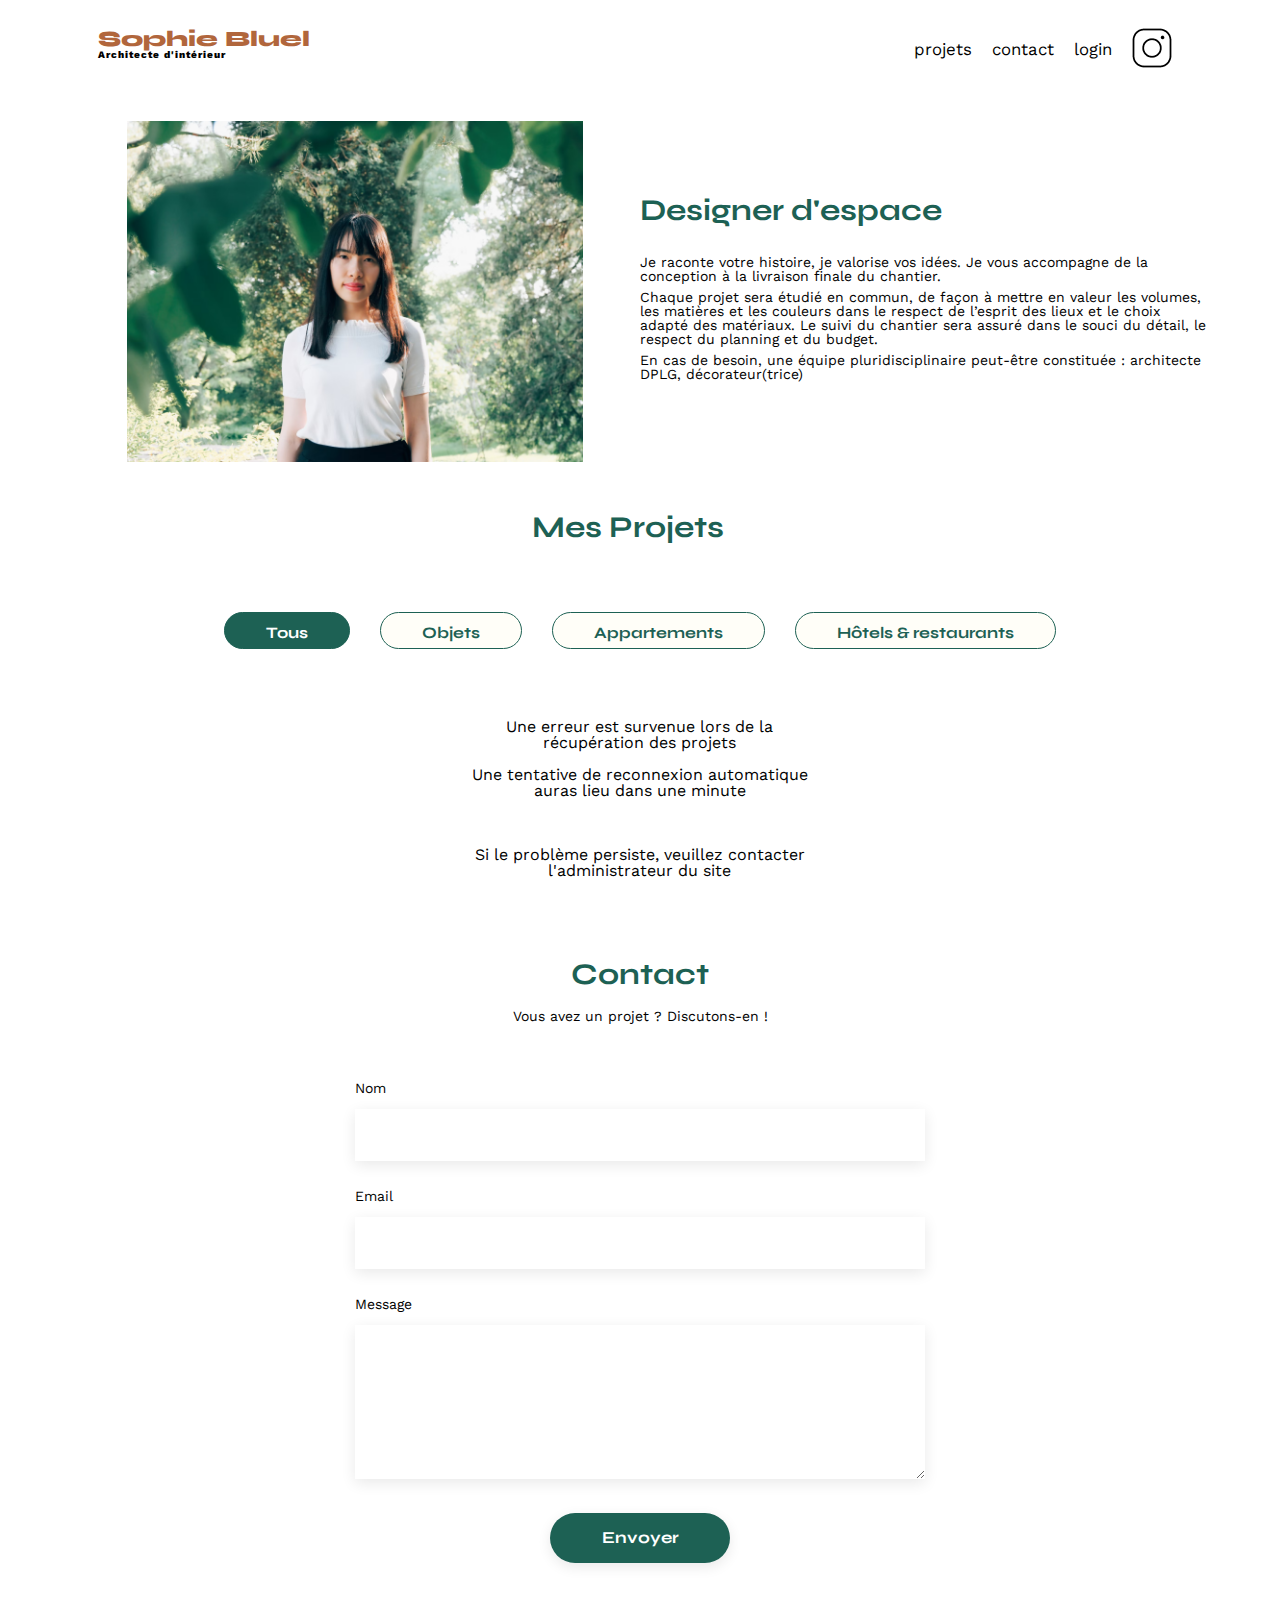
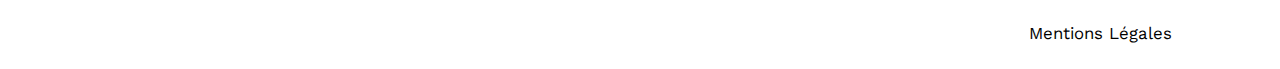
<file: FrontEnd/index.html>
<!DOCTYPE html>
<html lang="fr">

<head>
	<meta charset="UTF-8">
	<title>Sophie Bluel - Architecte d'intérieur</title>
	<meta name="viewport" content="width=device-width, initial-scale=1.0">
	<link rel="preconnect" href="https://fonts.googleapis.com">
	<link rel="preconnect" href="https://fonts.gstatic.com" crossorigin>
	<link href="https://fonts.googleapis.com/css2?family=Syne:wght@700;800&family=Work+Sans&display=swap"
		rel="stylesheet">
	<meta name="description" content="">
	<script type="module" src="../FrontEnd/assets/js/index.js"></script> 
	<link rel="stylesheet" href="./assets/style.css">
</head>

<aside class=" admin__rod admin__modifer" aria-hidden="true" style=" display: none;">
	<div class=" admin__modifer">

		<i class=" fa-solid fa-pen-to-square"></i>
		<p>Mode édition</p>
	</div>
	<a href="./page/login.html">
	</a>
	<button>Publier les changements</button>
	</a>

</aside>

<aside id="modale" class=" modale" aria-hidden="true" style=" display: none;">
	<div class="modale-wrapper js-modale-stop">
		<a href="" class="js-modale-close">
			<i class="fa-solid fa-xmark"></i>
		</a>

		<h2>Galerie photo</h2>

		<div class=" js-admin-projets">
		</div>

	</div>
	<a href="#modaleProjet" class="js-modale-projet">Ajouter un projet</a>
	<a class="btn-clear-admin" href="#">Supprimer la galerie</a>
	</div>

</aside>
<aside id="modaleProjet" class=" modale-projet" aria-hidden=" true" style=" display: none;">

	<div class=" modale-wrapper js-modale-stop">
		<div class="modale-projet-logo">
			<a href="" class=" js-modale-return">
				<i class=" fa-solid fa-arrow-left"></i>
			</a>
			<a href="" class="js-modale-close">
				<i class="fa-solid fa-xmark"></i>
			</a>
		</div>
		<h2>Ajout d'un projet</h2>
		<form class="modale-projet-form" action="" enctype="multipart/form-data">
			<div class="form-group-photo">
				<i class="fa-regular fa-image"></i>
				<label for="photo">+ Ajouter une photo</label>
				<input type="file" name="photo" id="photo" class="js-image">

			</div>
			<div class=" form-group-title">
				<label for="titre">Titre</label>
				<input class=" js-title" type="text" name="titre" id="titre">
			</div>


			<div class="form-group-id">
				<label for="categorie">Catégorie</label>
				<select name="categorie" id="categorie" class="js-categoryId">
					<option value=" 1">Objets</option>
					<option value=" 2">Appartements</option>
					<option value=" 3">Hôtels & restaurants</option>
				</select>
			</div>



			<input type="submit" class="js-add-work" value="Ajouter le projet">

		</form>
	</div>
</aside>

<body>
	<header>
		<h1>Sophie Bluel <span>Architecte d'intérieur</span></h1>
		<nav>
			<ul>
				<a href="#portfolio">
					<li>projets</li>
				</a>
				<a href="#contact">
					<li>contact</li>
				</a>
				<a href="./page/login.html">
					<li class="js-alredy-logged">login</li>
				</a>
				<a href="instagram.com" target="_blank">
					<li><img src=" ./assets/icons/instagram.png" alt="Instagram"></li>
				</a>
			</ul>
		</nav>
	</header>
	<main>
		<section id="introduction">
			<figure>
				<img src="./assets/images/sophie-bluel.png" alt="">
				<div class="admin__modifer" style="display: none;">
					<i class="fa-solid fa-pen-to-square"></i>
					<a href="#modale" class="js-modale">Modifier</a>
				</div>
			</figure>
			<article>
				<div class="admin__modifer" style="display: none;">
					<i class="fa-solid fa-pen-to-square"></i>
					<a href="#modale" class="js-modale">Modifier</a>
				</div>
				<h2>Designer d'espace</h2>
				<p>Je raconte votre histoire, je valorise vos idées. Je vous accompagne de la conception à la livraison
					finale du chantier.</p>
				<p>Chaque projet sera étudié en commun, de façon à mettre en valeur les volumes, les matières et les
					couleurs dans le respect de l’esprit des lieux et le choix adapté des matériaux. Le suivi du
					chantier sera assuré dans le souci du détail, le respect du planning et du budget.</p>
				<p>En cas de besoin, une équipe pluridisciplinaire peut-être constituée : architecte DPLG,
					décorateur(trice)</p>
			</article>
		</section>
		<section id="portfolio">
			<div class="portfolio-title">
				<h2>Mes Projets</h2>
				<div class="admin__modifer" aria-hidden="true" style="display: none;">
					<i class="fa-solid fa-pen-to-square"></i>
					<a href="#modale" class="js-modale">Modifier</a>
				</div>
			</div>
			<div class="filters">
				<button class="filter__btn filter__btn-id-null filter__btn--active">Tous</button>
				<button class="filter__btn filter__btn-id-1">Objets</button>
				<button class="filter__btn filter__btn-id-2">Appartements</button>
				<button class="filter__btn filter__btn-id-3">Hôtels & restaurants</button>
			</div>
			<div class="gallery">
				<!-- Générer dynamiquement -->
			</div>
		</section>

		<section id="contact">
			<h2>Contact</h2>
			<p>Vous avez un projet ? Discutons-en !</p>
			<form action="#" method="post">
				<label for="name">Nom</label>
				<input type="text" name="name" id="name">
				<label for="email">Email</label>
				<input type="email" name="email" id="email">
				<label for="message">Message</label>
				<textarea name="message" id="message" cols="30" rows="10"></textarea>
				<input type="submit" value="Envoyer">
			</form>
		</section>
	</main>

	<footer>
		<nav>
			<ul>
				<li>Mentions Légales</li>
			</ul>
		</nav>
	</footer>
</body>

</html>
</file>
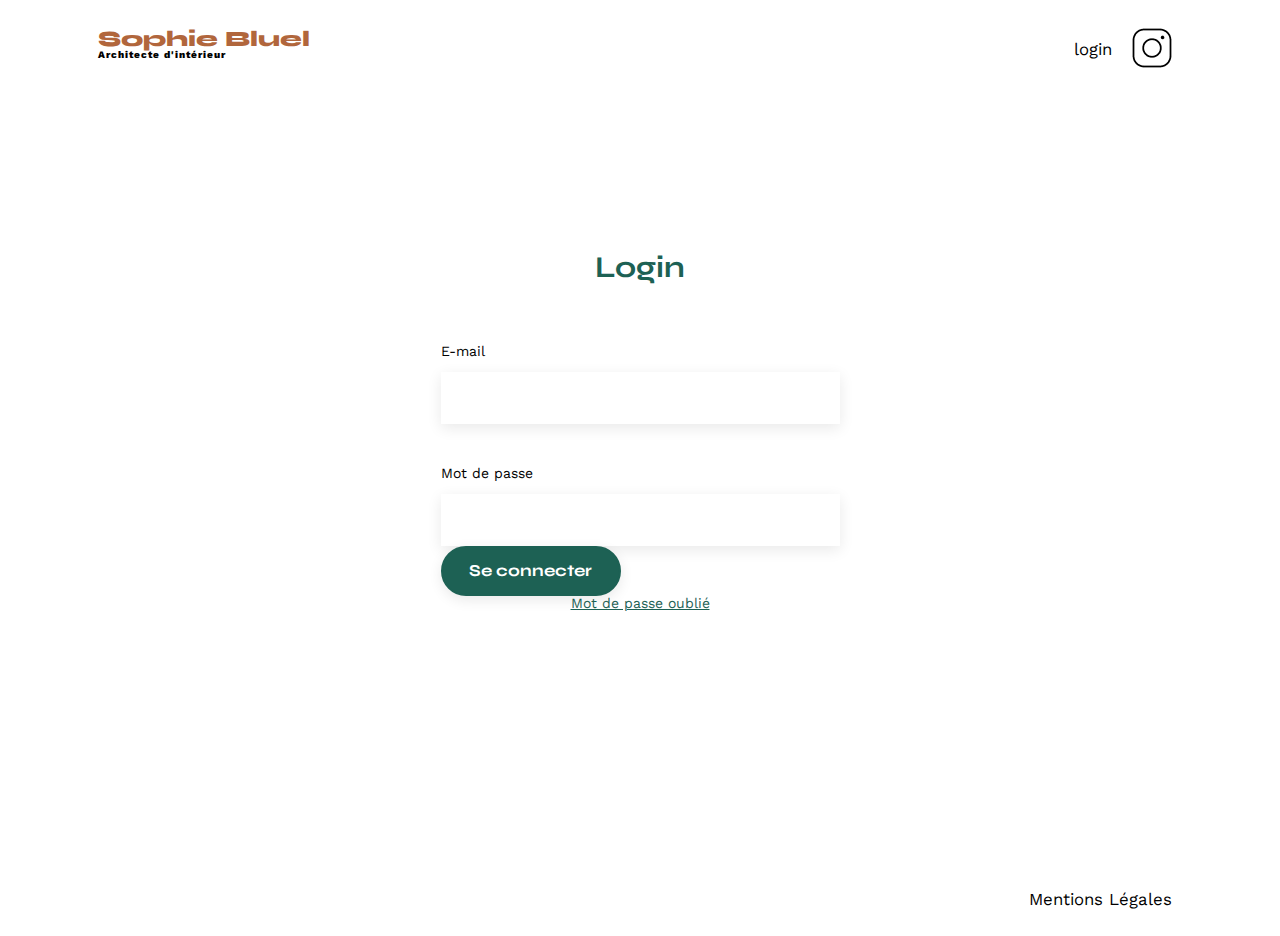
<file: FrontEnd/page/login.html>
<!DOCTYPE html>
<html lang="fr">
<head>
	<meta charset="UTF-8">
	<title>Sophie Bluel - Architecte d'intérieur</title>
	<meta name="viewport" content="width=device-width, initial-scale=1.0">
	<link rel="preconnect" href="https://fonts.googleapis.com">
	<link rel="preconnect" href="https://fonts.gstatic.com" crossorigin>
	<link href="https://fonts.googleapis.com/css2?family=Syne:wght@700;800&family=Work+Sans&display=swap" rel="stylesheet">
	<meta name="description" content="">
	<link rel="stylesheet" href="../assets/style.css">
	<script type="module" src="../assets/js/login.js"></script>
</head>
<body>
<header>
	<a href="../index.html">
	<h1>Sophie Bluel <span>Architecte d'intérieur</span></h1>
	</a>
	<nav>
		<ul>
			<a href="../index.html">
			<li>login</li>
		</a>
			<li><img src="../assets/icons/instagram.png" alt="Instagram"></li>
		</ul>
	</nav>
</header>
<main >
	<section class="login">
        <h2>Login</h2>
		<div class="alredyLogged__error">
		</div>
        <form action="" method="" class="login__form" onsubmit="return false">
            <label for="email">E-mail</label>
            <input type="email" name="email" id="email" required>
            <div class="loginEmail__error">
            </div>
            <label for="password">Mot de passe</label>
            <input type="password" name="password" id="password" required>
            <div class="loginMdp__error">
            </div>
            <input type="submit" value="Se connecter" id="submit">
        </form>
        <a href="">Mot de passe oublié</a>
    </section>




	
</main>

<footer>
	<nav>
		<ul>
			<li>Mentions Légales</li>
		</ul>
	</nav>
</footer>

</body>
</html>
</file>
<file: FrontEnd/assets/style.css>
/* http://meyerweb.com/eric/tools/css/reset/
   v2.0 | 20110126
   License: none (public domain)
*/

html, body, div, span, applet, object, iframe,
h1, h2, h3, h4, h5, h6, p, blockquote, pre,
a, abbr, acronym, address, big, cite, code,
del, dfn, em, img, ins, kbd, q, s, samp,
small, strike, strong, sub, sup, tt, var,
b, u, i, center,
dl, dt, dd, ol, ul, li,
fieldset, form, label, legend,
table, caption, tbody, tfoot, thead, tr, th, td,
article, aside, canvas, details, embed,
figure, figcaption, footer, header, hgroup,
menu, nav, output, ruby, section, summary,
time, mark, audio, video {
	margin: 0;
	padding: 0;
	border: 0;
	font-size: 100%;
	font: inherit;
	vertical-align: baseline;
	color: black;
    text-decoration: none;
}
/* HTML5 display-role reset for older browsers */
article, aside, details, figcaption, figure,
footer, header, hgroup, menu, nav, section {
	display: block;
}
body {
	line-height: 1;
}
ol, ul {
	list-style: none;
}
blockquote, q {
	quotes: none;
}
blockquote:before, blockquote:after,
q:before, q:after {
	content: '';
	content: none;
}
table {
	border-collapse: collapse;
	border-spacing: 0;
}
/** end reset css**/
body {
	max-width: 1140px;
	margin:auto;
	font-family: 'Work Sans' ;
	font-size: 14px;
}
header {
	display: flex;
	justify-content: space-between;
	margin: 50px 0
}
section {
	margin: 50px 0
}

h1{
	display: flex;
	flex-direction: column;
	font-family: 'Syne';
	font-size: 22px;
	font-weight: 800;
	color: #B1663C
}

h1 > span {
	font-family: 'Work Sans';
	font-size:10px;
	letter-spacing: 0.1em;
;
}

h2{
	font-family: 'Syne';
	font-weight: 700;
	font-size: 30px;
	color: #1D6154
}

nav ul {
	display: flex;
	align-items: center;
	list-style-type: none;

}
nav li {
	padding: 0 10px;
	font-size: 1.2em;
}

li:hover {
	color: #B1663C;
}
#introduction {
	display: flex;
	align-items: center;
}
#introduction figure {
	flex: 1
}
#introduction img {
	display: block;
	margin: auto;
	width: 80%;
}

#introduction article {
	flex: 1
}
#introduction h2 {
	margin-bottom: 1em;
}

#introduction p {
	margin-bottom: 0.5em;
}
#portfolio h2 {
	text-align: center;
	margin-bottom: 1em;
}
.gallery {
	width: 100%;
	display: grid;
	grid-template-columns: 1fr 1fr 1fr;
	grid-column-gap: 20px;
	grid-row-gap: 20px;
}

.gallery img {
	width: 100%;
	height: 92.5%;
	-o-object-fit: cover;
	object-fit: cover;

}
#contact {
	width: 50%;
margin: auto;
}
#contact > * {
	text-align: center;

}
#contact h2{
	margin-bottom: 20px;
}
#contact form {
	text-align: left;
	margin-top:30px;
	display: flex;
	flex-direction: column;
}

#contact input {
	height: 50px;
	font-size: 1.2em;
	border: none;
	box-shadow: 0px 4px 14px rgba(0, 0, 0, 0.09);
}
#contact label {
	margin: 2em 0 1em 0;
}
#contact textarea {
	border: none;
	box-shadow: 0px 4px 14px rgba(0, 0, 0, 0.09);
}

#contact input[type="submit"]{
	font-family: 'Syne';
	font-weight: 700;
	color: white;
	background-color: #1D6154;
	margin : 2em auto ;
	width: 180px;
	text-align: center;
	border-radius: 60px ;
}


.portfolio-title h2{
	margin: 0 25px 0 0;
}
figure .admin__modifer{
	margin: 5px 0 0 57px;
}
article .admin__modifer{
	margin: 0 0 10px 0;
}

figcaption{
	margin-top:  10px;
	font-family: "work sans";
	font-size: 1em;
	color: #1D6154;
}
figure{
	width: 100%;
	height: 500px;
}

#introduction figure{
	width: 100%;
	height: auto;
}

html{
	scroll-behavior: smooth;
}
.filter__btn:hover, .btn-admin:hover{
	color: white;
	background-color: #1D6154;
	scale: 1.05;
}
admin__rod button:hover{
	background-color: #1D6154;
	color: white;
}
.login__form input[type=submit]:hover{
	color: #1D6154;
	background-color: white;
	scale: 1.05;
}

.login a:hover{
	color: #B1663C;
}

.modale[aria-hidden=true]{
	animation-name: fadeOff;
}

.modale[aria-hidden=true] .modale-wrapper{
animation-name: slideFromBottom;
}

@keyframes fadeIn {
	from {
		opacity: 0;
	}
	to {
		opacity: 1;
	}
}
@keyframes slideFromTop {
from {
	transform: translateY(-75px);
}
to{
	transform: translateY(0px);
}
}
@keyframes fadeOff{
	from{
		opacity: 1;
	}
	to{
		opacity: 0;
	}
}
@keyframes slideFromBottom {
	from{
	transform: translateY(0px);
	}
	to{
	transform: translateY(75px);
	}
}
.modale .js-modale-projet:hover{
	color: #1D6154;
	background-color: #fff;
	scale: 1.05;
}
.modale-proejet[aria-hidden=true] .modale-wrapper{
	animation-name: slideFromBottom;
}
@keyframes fadeIn {
	from{
opacity: 0;
	}
	to{
		opacity: 1;
	}
}
@keyframes slideFromTop {
	from{
		transform: translateY(-75px); 
	}
	to{
		transform: translateY(0px);
	}
}
@keyframes fadeOff {
	from{
		opacity: 1;
		}	
		to{
		opacity: 0;
		}
}
@keyframes slideFromBottom {
	from{
		transform: translateY(0px);
	}
	to{
		transform: translateY(75px);
	}
}
.from-group-photo label:hover{
	background-color: #306685;
	color: #fff;
}
.modale-projet-form input[type=submit]:hover{
	color: #1D6154;
	background-color: #fff;
	scale: 1.05;
	cursor: pointer;
}
.admin__rod{
	position: fixed;
	right: 0;
	top: 0;
	display: flex;
	justify-content: center;
	align-items: center;
	width: 100%;
	height: 40px;
	background-color: #000;
}
.admin__rod button{
	font-family: "work sans";
	font-weight: 550;
	background-color: #fff;
	border-radius: 60px;
	padding: 5px 15px;
	margin: 0 25px;
	border: none;
	transition: all 0.2s ease;
}
.admin__modifer{
	display: flex;
	-moz-column-gap: 5px;
	column-gap: 5px;
	color: #000;
}
.admin__rod .admin__modifer{
	color: #fff;
}
.portfolio-title{
	display: flex;
	justify-content: center;
	align-items: center;
}
.modale{
	position: fixed;
	top: 0;
	left: 0;
	display: flex;
	align-items: center;
	justify-content: center;
	width: 100%;
	height: 100%;
	background-color: rgba(0, 0, 0, 0.7);
	animation: fadeIn 0.2s both;
}

.modale-wrapper{
	display: flex;
	flex-direction: column;
	overflow: auto;
	max-width: calc(98vh - 20px);
	max-height: calc(98vh - 20px);
	width: 675px;
	padding: 30px;
	background-color: #fff;
	animation: slidFromTop 0.2s both;
}
.js-modale-close{
	display: flex;
	justify-content: flex-end;
}

.modale-wrapper h2{
	display: flex;
	justify-content: center;
	margin: 20px 0 50px 0;
}
.btn-admin{
	display: flex;
	justify-content: center;
	width: 300px;
	margin: 0px auto 20px auto;
}
.btn-clear-admin{
	display: flex;
	justify-content: center;
	color: #D65353;
	margin-bottom: 30px;
}
.js-admin-projets::after{
	display: flex;
	content: " ";
	border-top: 1px solid black;
	height: 1px;
	width: 90%;
	margin: 40px auto;
}
.js-admin-projets{
	width: 550px;
	margin: 10px auto;
	display: flex;
	flex-wrap: wrap;
}
.gallery__item-modale{
	display: flex;
	flex-direction: column;
	margin: 0 5px;
	width: 95px;
}
.gallery__item-modale img{
	width: 95px;
	height: 120px;
	-o-object-fit: cover;
	object-fit: cover;
	margin-bottom: 5px;
}

.fa-trash-alt:before, .fa-trash-can:before{
	/*position: relative;*/
	color: #fff;
	background-color: #000;
	padding: 5px;
	border-radius: 20%;
}
.gallery__item-modale p {
	position: relative;
	bottom: 116px;
	left: 68px;
	width: 30px;
	height: 30px;
	cursor: pointer;
}
.gallery__item-modale a {
	position: relative;
	bottom: 15px;
}
.modale .js-modale-projet{
	display: flex;
	justify-content: center;
	align-items: center;
	font-family: "Syne";
	font-weight: 700;
	color: #fff;
	background-color: #1D6154;
	border: 2px solid #1D6154;
	margin: 0 auto 30px auto;
	height: 250px;
	width: 250px;
	border-radius: 60px;
	transition: all 0.5s ease;
}
.modale-projet{
	position: fixed;
	top: 0;
	left: 0;
	display: flex;
	align-items: center;
	justify-content: center;
	width: 100%;
	height: 100%;
	background-color: rgba(0, 0, 0, 0.7);
	animation: fadeIn 0.4s both;
}
.modale-projet-loge{
	display: flex;
	justify-content: space-between;
	align-items: center;
}
#contact input[type=submit]:hover{
	color: #1D6154;
	background-color: #fff;
	scale: 1.05;
}
.login__form{
	display: flex;
	flex-direction: column;
	margin-top:20px;
	width: 35%;
}
.login__form input{
height: 50px;
font-size: 1.2em;
border: none;
box-shadow: 0px 4px 14px rgba(0, 0, 0, 0.09);
}
.login__form label{
	margin: 3em 0 1em 0;
}
.login__form textarea{
	box-shadow: 0px 4px 14px rgba(0, 0, 0, 0.09);
}
.login__form input[type=submit] {
	font-family: "Syne";
	font-weight: 700;
	color: #fff;
	background-color: #1D6154;	
	border: 2px solid #1D6154;
	width: 180px;
	text-align: center;
	border-radius: 60px;
	transition: all 0.5s ease;

}
.modale-projet-form{
	display: flex;
	flex-direction: column;
	align-items: center;
}
.from-group-photo{
	display: flex;
	flex-direction: column;
	justify-content: center;
	align-items: center;
	background-color: #E8F1F7;
	width: 500px;
	height: 200px;
	border-radius: 10px;
}
.from-group-photo i{
	color: #306685;
	font-size: 90px;
	font-weight: 100;
	margin: 20px;
	margin-top: -25px;
}

.from-group-photo  input{
	display: none;
}
.from-group-photo label{
	margin: 3em 0 1em 0;
}

.from-group-id{
	display: flex;
	flex-direction: column;
	width: 500px;
}
.from-group-id select{
	height: 50px;
	font-size: 1.2em;
	border: none;
	box-shadow: 0px 4px 14px rgba(0, 0, 0, 0.09);
}
.form-group-id label {
	margin: 3em 0 1em 0;
}
.modale-projet-form input[type=submit]{
	font-family: "Syne";
	font-weight: 700;
	color: #fff;
	background-color: #1D6154;
	border: 2px solid #1D6154;
	margin: 120px 0 30px 0;
	height: 50px;
	width: 250px;
	text-align: center;
	border-radius: 60px;
	transition: all 0.5s ease;
}

.modale-projet-form::after{
	content: "";
	border-top: 1px solid #000;
	height: 1px;
	width: 70%;
	margin: 40px auto;
	position: absolute;
	bottom: 120px;
}
a{
	text-decoration: none;
	color: #1D6154;
}
header{
	display: flex;
	justify-content: space-between;
	margin: 2em;
}

footer nav ul{
	display: flex;
	justify-content: flex-end;
	margin: 2em;
}
.error{
	grid-column: 2;
	margin: 30px 0;
	text-align: center;
	font-size: 1rem;
}
.filters{
	display: flex;
	justify-content: center;
	margin: 40px 0;
}
.filter__btn, .btn-admin{
	font-weight: 700;
    text-align: center;
    flex-shrink: 0;
    height: 2.3125rem;
    border-radius: 3.75rem;
    color: #1d6154;
    background-color: #fffef8;
    font-family: Syne;
    font-size: 1rem;
    padding: 10px 2.56rem;
    cursor: pointer;
    border: 1px solid #1d6154;
	margin: 0 15px;
	
}
.filter__btn--active, .btn-admin{
	color: #fff;
	background-color: #1D6154;
}
.login {
	display: flex;
	flex-direction: column;
	justify-content: center;
	justify-content: center;
	align-items: center;
	height: 80vh;
}
.login a{
	text-decoration: underline;
	margin-bottom: 100px;
}
</file>
